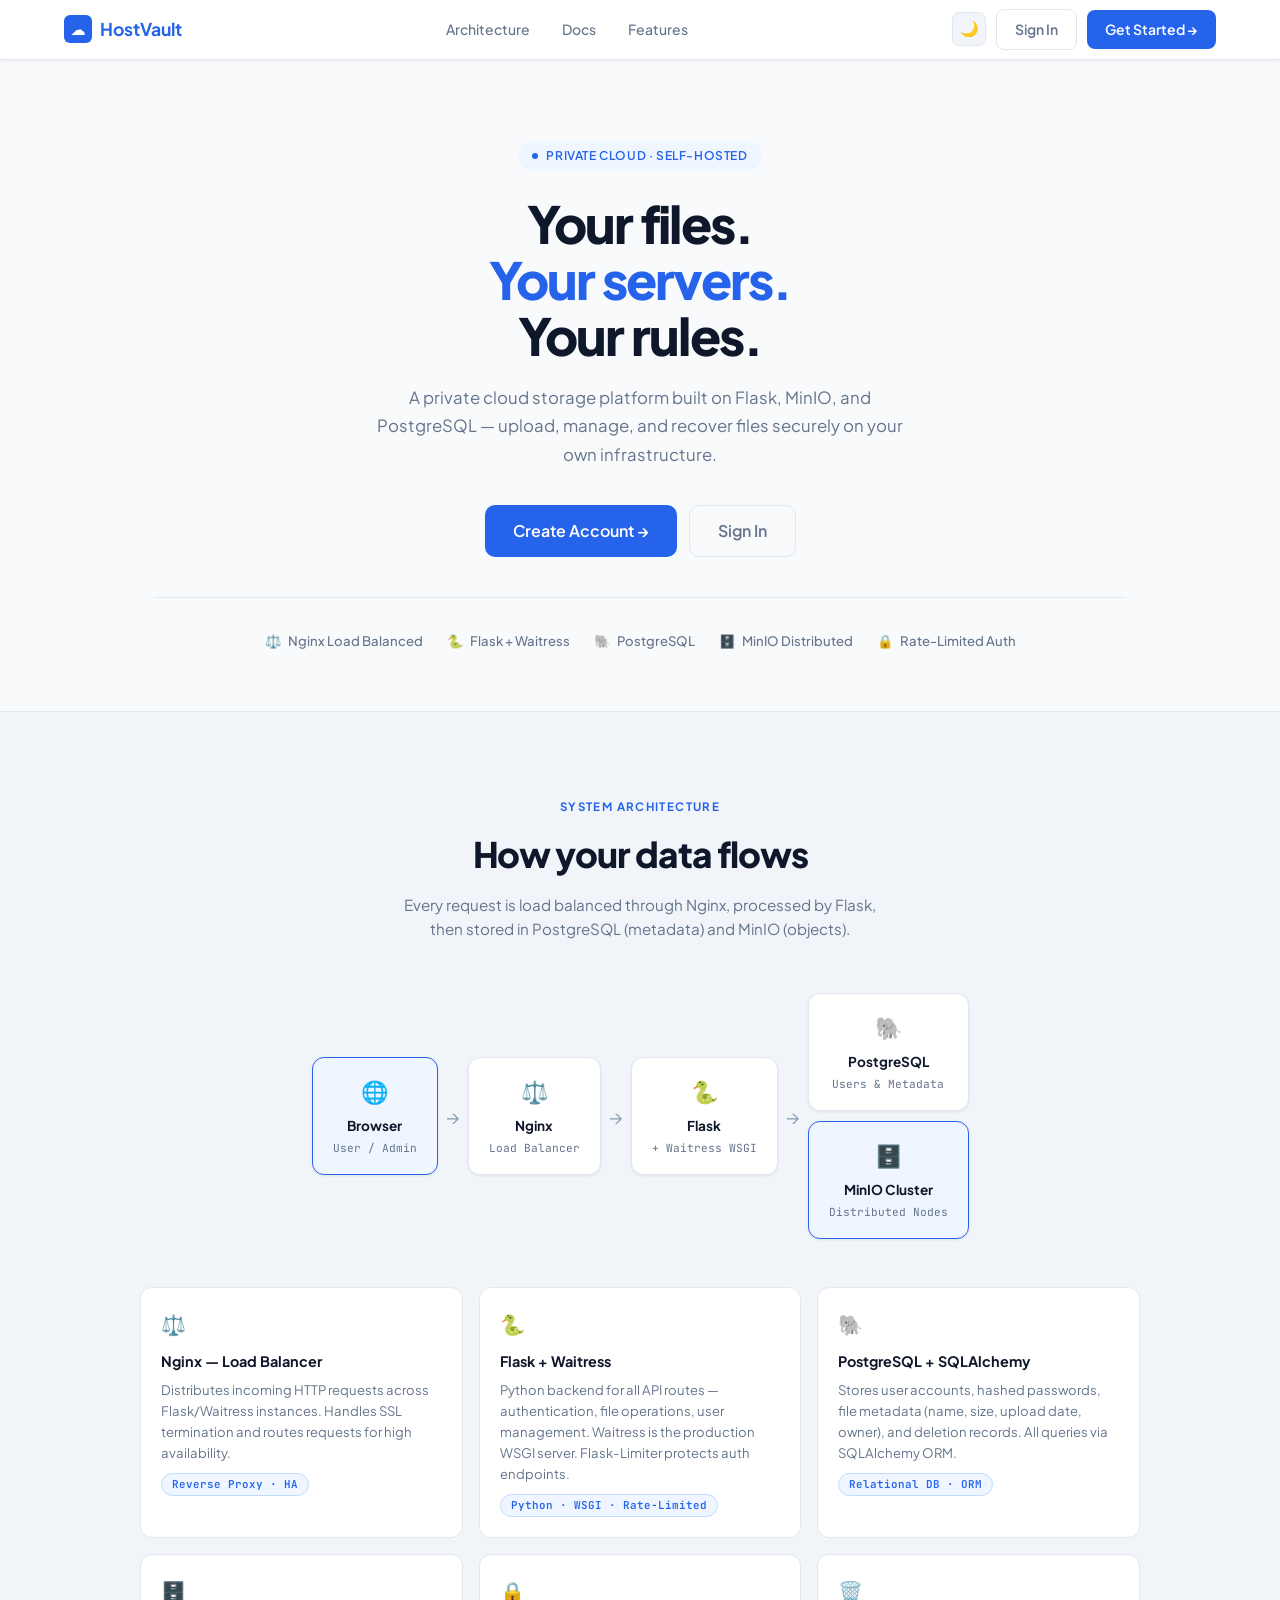
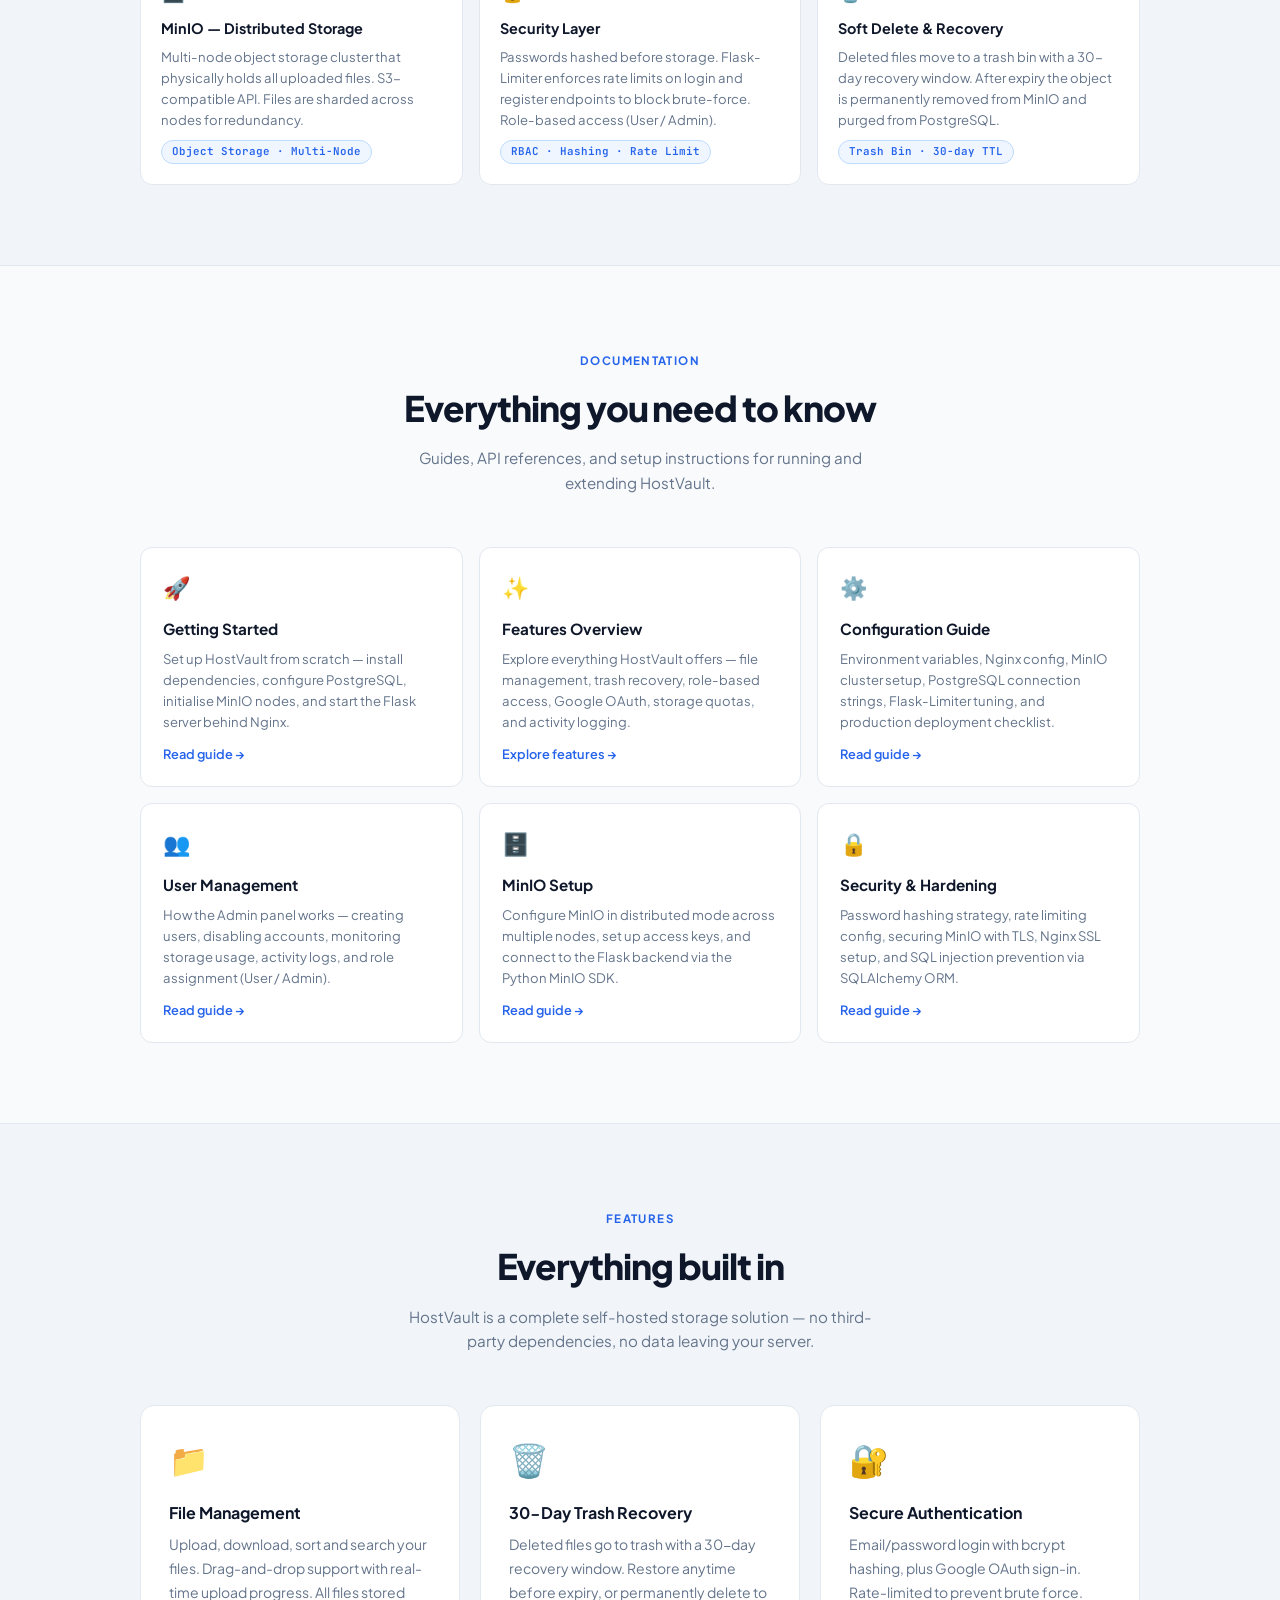
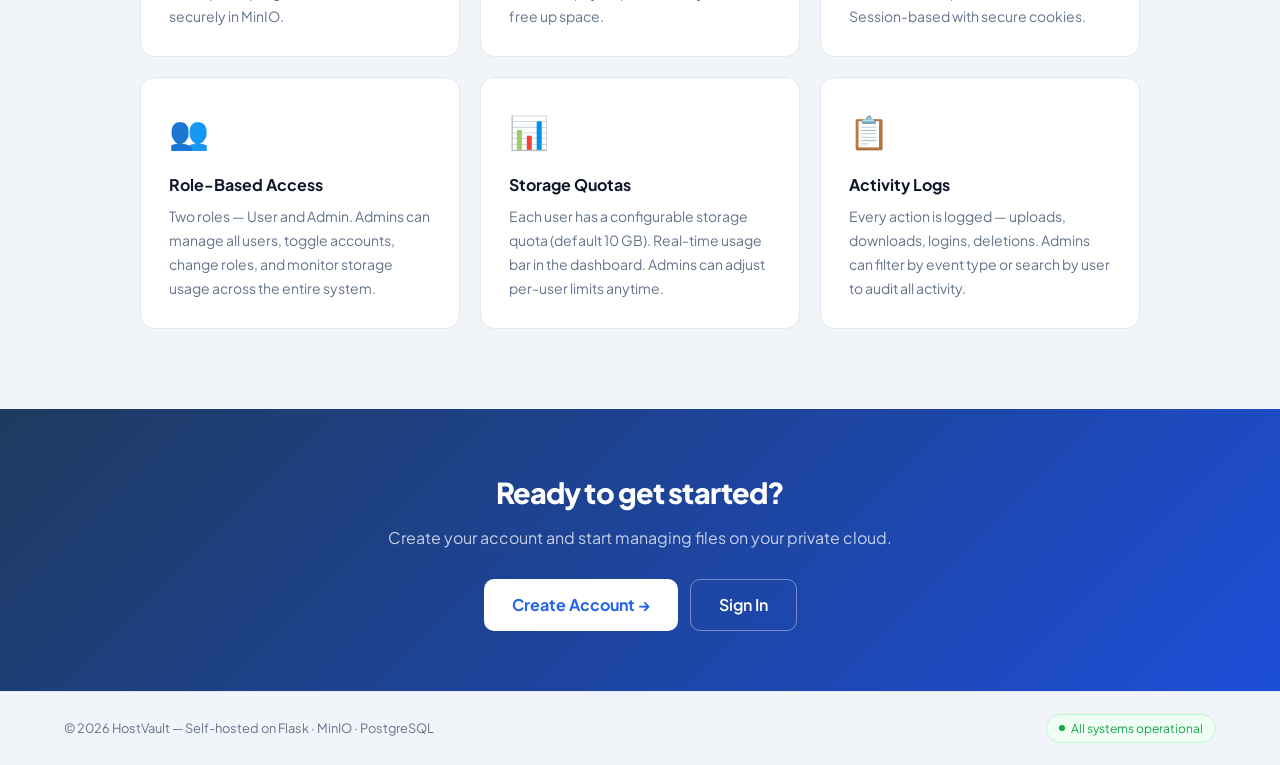
<file: frontend/index.html>
<!DOCTYPE html>
<html lang="en">
<head>
<meta charset="UTF-8">
<meta name="viewport" content="width=device-width, initial-scale=1.0">
<title>HostVault — Private Cloud Storage</title>
<link rel="preconnect" href="https://fonts.googleapis.com">
<link href="https://fonts.googleapis.com/css2?family=Plus+Jakarta+Sans:wght@300;400;500;600;700;800&family=JetBrains+Mono:wght@400;500&display=swap" rel="stylesheet">
<style>
:root {
  --bg:#f8fafc;--bg2:#f1f5f9;--surface:#ffffff;--border:#e2e8f0;--border2:#cbd5e1;
  --text:#0f172a;--muted:#64748b;--muted2:#94a3b8;--blue:#2563eb;--blue-light:#eff6ff;
  --blue-mid:#bfdbfe;--green:#16a34a;--shadow:0 1px 3px rgba(0,0,0,0.08);
  --shadow-lg:0 10px 15px rgba(0,0,0,0.08);
}
[data-theme="dark"]{
  --bg:#0b1120;--bg2:#111827;--surface:#1e293b;--border:#334155;--border2:#475569;
  --text:#f1f5f9;--muted:#94a3b8;--muted2:#64748b;--blue-light:#1e3a5f;--blue-mid:#1e40af;
}
*,*::before,*::after{box-sizing:border-box;margin:0;padding:0}
html{scroll-behavior:smooth}
body{font-family:'Plus Jakarta Sans',sans-serif;background:var(--bg);color:var(--text);line-height:1.6;transition:background .3s,color .3s}
nav{position:sticky;top:0;z-index:50;background:var(--surface);border-bottom:1px solid var(--border);padding:0 5%;height:60px;display:flex;align-items:center;justify-content:space-between;box-shadow:var(--shadow)}
.logo{display:flex;align-items:center;gap:8px;font-weight:700;font-size:1.1rem;color:var(--blue);text-decoration:none}
.logo-mark{width:28px;height:28px;background:var(--blue);border-radius:6px;display:flex;align-items:center;justify-content:center;color:#fff;font-size:14px}
.nav-links{display:flex;gap:4px}
.nav-links a{padding:6px 14px;border-radius:6px;font-size:.875rem;color:var(--muted);text-decoration:none;transition:all .15s;font-weight:500}
.nav-links a:hover{color:var(--text);background:var(--bg2)}
.nav-right{display:flex;align-items:center;gap:10px}
.btn{display:inline-flex;align-items:center;gap:7px;padding:8px 18px;border-radius:8px;font-size:.875rem;font-weight:600;font-family:'Plus Jakarta Sans',sans-serif;cursor:pointer;border:none;text-decoration:none;transition:all .15s}
.btn-ghost{background:transparent;color:var(--muted);border:1px solid var(--border)}
.btn-ghost:hover{color:var(--text);border-color:var(--border2);background:var(--bg2)}
.btn-primary{background:var(--blue);color:#fff}
.btn-primary:hover{background:#1d4ed8;box-shadow:0 4px 12px rgba(37,99,235,.3)}
.btn-lg{padding:12px 28px;font-size:1rem;border-radius:10px}
.theme-btn{width:34px;height:34px;border-radius:7px;border:1px solid var(--border);background:var(--bg2);cursor:pointer;display:flex;align-items:center;justify-content:center;font-size:15px}
/* HERO */
.hero{padding:80px 5% 60px;max-width:1100px;margin:0 auto;text-align:center}
.hero-badge{display:inline-flex;align-items:center;gap:8px;padding:5px 14px;border-radius:100px;background:var(--blue-light);color:var(--blue);font-size:.75rem;font-weight:600;letter-spacing:.05em;text-transform:uppercase;margin-bottom:24px}
.hero-badge::before{content:'';width:6px;height:6px;background:var(--blue);border-radius:50%;animation:blink 1.5s ease-in-out infinite}
@keyframes blink{0%,100%{opacity:1}50%{opacity:.3}}
h1{font-size:clamp(2.2rem,4vw,3.4rem);font-weight:800;letter-spacing:-.035em;line-height:1.1;margin-bottom:20px}
h1 em{font-style:normal;color:var(--blue)}
.hero-sub{font-size:1.05rem;color:var(--muted);max-width:560px;margin:0 auto 36px;line-height:1.7}
.hero-actions{display:flex;gap:12px;justify-content:center;flex-wrap:wrap}
.hero-trust{display:flex;gap:24px;justify-content:center;flex-wrap:wrap;margin-top:40px;padding-top:32px;border-top:1px solid var(--border)}
.trust-chip{display:flex;align-items:center;gap:7px;font-size:.82rem;color:var(--muted);font-weight:500}
/* SECTION */
.section{padding:80px 5%}
.section-inner{max-width:1000px;margin:0 auto}
.section-header{text-align:center;margin-bottom:52px}
.section-tag{display:inline-block;font-size:.72rem;font-weight:700;text-transform:uppercase;letter-spacing:.12em;color:var(--blue);margin-bottom:10px}
.section-title{font-size:clamp(1.6rem,3vw,2.2rem);font-weight:800;letter-spacing:-.03em;margin-bottom:10px}
.section-sub{font-size:.95rem;color:var(--muted);max-width:480px;margin:0 auto}
/* ARCH */
.arch-section{background:var(--bg2);border-top:1px solid var(--border);border-bottom:1px solid var(--border)}
.arch-flow-wrap{overflow-x:auto;padding-bottom:8px}
.arch-flow{display:flex;align-items:center;justify-content:center;gap:0;min-width:620px}
.arch-box{background:var(--surface);border:1px solid var(--border);border-radius:12px;padding:16px 20px;text-align:center;box-shadow:var(--shadow);min-width:110px;transition:box-shadow .2s,transform .2s}
.arch-box:hover{box-shadow:var(--shadow-lg);transform:translateY(-2px)}
.arch-box.hl{border-color:var(--blue);background:var(--blue-light)}
.arch-box-icon{font-size:22px;margin-bottom:6px}
.arch-box-title{font-size:.85rem;font-weight:700;color:var(--text)}
.arch-box-sub{font-size:.7rem;color:var(--muted);margin-top:3px;font-family:'JetBrains Mono',monospace}
.arch-arrow{padding:0 8px;color:var(--muted2);font-size:1.2rem;flex-shrink:0}
.arch-storage{display:flex;flex-direction:column;gap:10px}
.arch-details{display:grid;grid-template-columns:repeat(3,1fr);gap:16px;margin-top:40px}
.arch-dc{background:var(--surface);border:1px solid var(--border);border-radius:12px;padding:20px}
.arch-dc-icon{font-size:20px;margin-bottom:10px}
.arch-dc-title{font-size:.9rem;font-weight:700;color:var(--text);margin-bottom:6px}
.arch-dc-desc{font-size:.82rem;color:var(--muted);line-height:1.6}
.arch-dc-tag{display:inline-block;margin-top:10px;padding:2px 10px;border-radius:100px;font-size:.68rem;font-weight:600;background:var(--blue-light);color:var(--blue);border:1px solid var(--blue-mid);font-family:'JetBrains Mono',monospace}
/* DOCS */
.docs-grid{display:grid;grid-template-columns:repeat(3,1fr);gap:16px}
.doc-card{background:var(--surface);border:1px solid var(--border);border-radius:12px;padding:22px;text-decoration:none;transition:all .2s;display:flex;flex-direction:column}
.doc-card:hover{box-shadow:var(--shadow-lg);transform:translateY(-2px);border-color:var(--blue-mid)}
.doc-icon{font-size:22px;margin-bottom:12px}
.doc-title{font-size:.95rem;font-weight:700;color:var(--text);margin-bottom:6px}
.doc-desc{font-size:.82rem;color:var(--muted);line-height:1.6;flex:1}
.doc-link{font-size:.8rem;color:var(--blue);font-weight:600;margin-top:12px}
/* API */
.api-block{background:#0d1b2e;border:1px solid #334155;border-radius:12px;overflow:hidden;margin-top:32px}
.api-bar{background:rgba(255,255,255,.04);padding:10px 16px;border-bottom:1px solid #334155;display:flex;align-items:center;gap:8px}
.api-dot{width:9px;height:9px;border-radius:50%}
.api-tab{font-size:.72rem;color:#64748b;background:rgba(255,255,255,.04);padding:3px 12px;border-radius:5px;border:1px solid #334155;font-family:'JetBrains Mono',monospace}
.api-body{padding:20px 24px;font-family:'JetBrains Mono',monospace;font-size:.78rem;line-height:2}
.cc{color:#475569}.cm{color:#34d399;font-weight:600}.cp{color:#93c5fd}.ck{color:#c084fc}.cs{color:#86efac}.cq{color:#64748b}
/* CTA */
.cta-bar{padding:60px 5%;text-align:center;background:linear-gradient(135deg,#1e3a5f,#1d4ed8)}
.cta-bar h2{font-size:1.8rem;font-weight:800;color:#fff;letter-spacing:-.03em;margin-bottom:10px}
.cta-bar p{color:rgba(255,255,255,.75);margin-bottom:28px}
.btn-white{background:#fff;color:var(--blue);font-weight:700}
.btn-white:hover{background:#f0f9ff;box-shadow:0 4px 14px rgba(0,0,0,.2)}
.btn-ow{background:transparent;color:#fff;border:1px solid rgba(255,255,255,.4)}
.btn-ow:hover{background:rgba(255,255,255,.1)}
footer{background:var(--bg2);border-top:1px solid var(--border);padding:22px 5%;display:flex;justify-content:space-between;align-items:center;flex-wrap:wrap;gap:10px}
footer p{font-size:.8rem;color:var(--muted)}
.status-pill{display:flex;align-items:center;gap:6px;font-size:.75rem;color:var(--green);background:#f0fdf4;border:1px solid #bbf7d0;padding:4px 12px;border-radius:100px}
.sd{width:6px;height:6px;border-radius:50%;background:var(--green);animation:blink 2s ease-in-out infinite}
@media(max-width:768px){.nav-links{display:none}.arch-details{grid-template-columns:1fr}.docs-grid{grid-template-columns:1fr 1fr}}
@media(max-width:500px){.docs-grid{grid-template-columns:1fr}}
</style>
</head>
<body>
<nav>
  <a href="index.html" class="logo"><div class="logo-mark">☁</div>HostVault</a>
  <div class="nav-links">
    <a href="#architecture">Architecture</a>
    <a href="#docs">Docs</a>
    <a href="#features">Features</a>
  </div>
  <div class="nav-right">
    <button class="theme-btn" onclick="toggleTheme()">🌙</button>
    <a href="login.html" class="btn btn-ghost">Sign In</a>
    <a href="register.html" class="btn btn-primary">Get Started →</a>
  </div>
</nav>

<section class="hero">
  <div class="hero-badge">Private Cloud · Self-Hosted</div>
  <h1>Your files.<br><em>Your servers.</em><br>Your rules.</h1>
  <p class="hero-sub">A private cloud storage platform built on Flask, MinIO, and PostgreSQL — upload, manage, and recover files securely on your own infrastructure.</p>
  <div class="hero-actions">
    <a href="register.html" class="btn btn-primary btn-lg">Create Account →</a>
    <a href="login.html" class="btn btn-ghost btn-lg">Sign In</a>
  </div>
  <div class="hero-trust">
    <div class="trust-chip"><span>⚖️</span> Nginx Load Balanced</div>
    <div class="trust-chip"><span>🐍</span> Flask + Waitress</div>
    <div class="trust-chip"><span>🐘</span> PostgreSQL</div>
    <div class="trust-chip"><span>🗄️</span> MinIO Distributed</div>
    <div class="trust-chip"><span>🔒</span> Rate-Limited Auth</div>
  </div>
</section>

<section class="section arch-section" id="architecture">
  <div class="section-inner">
    <div class="section-header">
      <div class="section-tag">System Architecture</div>
      <h2 class="section-title">How your data flows</h2>
      <p class="section-sub">Every request is load balanced through Nginx, processed by Flask, then stored in PostgreSQL (metadata) and MinIO (objects).</p>
    </div>
    <div class="arch-flow-wrap">
      <div class="arch-flow">
        <div class="arch-box hl">
          <div class="arch-box-icon">🌐</div>
          <div class="arch-box-title">Browser</div>
          <div class="arch-box-sub">User / Admin</div>
        </div>
        <div class="arch-arrow">→</div>
        <div class="arch-box">
          <div class="arch-box-icon">⚖️</div>
          <div class="arch-box-title">Nginx</div>
          <div class="arch-box-sub">Load Balancer</div>
        </div>
        <div class="arch-arrow">→</div>
        <div class="arch-box">
          <div class="arch-box-icon">🐍</div>
          <div class="arch-box-title">Flask</div>
          <div class="arch-box-sub">+ Waitress WSGI</div>
        </div>
        <div class="arch-arrow">→</div>
        <div class="arch-storage">
          <div class="arch-box">
            <div class="arch-box-icon">🐘</div>
            <div class="arch-box-title">PostgreSQL</div>
            <div class="arch-box-sub">Users & Metadata</div>
          </div>
          <div class="arch-box hl">
            <div class="arch-box-icon">🗄️</div>
            <div class="arch-box-title">MinIO Cluster</div>
            <div class="arch-box-sub">Distributed Nodes</div>
          </div>
        </div>
      </div>
    </div>
    <div class="arch-details">
      <div class="arch-dc"><div class="arch-dc-icon">⚖️</div><div class="arch-dc-title">Nginx — Load Balancer</div><p class="arch-dc-desc">Distributes incoming HTTP requests across Flask/Waitress instances. Handles SSL termination and routes requests for high availability.</p><div class="arch-dc-tag">Reverse Proxy · HA</div></div>
      <div class="arch-dc"><div class="arch-dc-icon">🐍</div><div class="arch-dc-title">Flask + Waitress</div><p class="arch-dc-desc">Python backend for all API routes — authentication, file operations, user management. Waitress is the production WSGI server. Flask-Limiter protects auth endpoints.</p><div class="arch-dc-tag">Python · WSGI · Rate-Limited</div></div>
      <div class="arch-dc"><div class="arch-dc-icon">🐘</div><div class="arch-dc-title">PostgreSQL + SQLAlchemy</div><p class="arch-dc-desc">Stores user accounts, hashed passwords, file metadata (name, size, upload date, owner), and deletion records. All queries via SQLAlchemy ORM.</p><div class="arch-dc-tag">Relational DB · ORM</div></div>
      <div class="arch-dc"><div class="arch-dc-icon">🗄️</div><div class="arch-dc-title">MinIO — Distributed Storage</div><p class="arch-dc-desc">Multi-node object storage cluster that physically holds all uploaded files. S3-compatible API. Files are sharded across nodes for redundancy.</p><div class="arch-dc-tag">Object Storage · Multi-Node</div></div>
      <div class="arch-dc"><div class="arch-dc-icon">🔒</div><div class="arch-dc-title">Security Layer</div><p class="arch-dc-desc">Passwords hashed before storage. Flask-Limiter enforces rate limits on login and register endpoints to block brute-force. Role-based access (User / Admin).</p><div class="arch-dc-tag">RBAC · Hashing · Rate Limit</div></div>
      <div class="arch-dc"><div class="arch-dc-icon">🗑️</div><div class="arch-dc-title">Soft Delete & Recovery</div><p class="arch-dc-desc">Deleted files move to a trash bin with a 30-day recovery window. After expiry the object is permanently removed from MinIO and purged from PostgreSQL.</p><div class="arch-dc-tag">Trash Bin · 30-day TTL</div></div>
    </div>
  </div>
</section>

<section class="section" id="docs">
  <div class="section-inner">
    <div class="section-header">
      <div class="section-tag">Documentation</div>
      <h2 class="section-title">Everything you need to know</h2>
      <p class="section-sub">Guides, API references, and setup instructions for running and extending HostVault.</p>
    </div>
    <div class="docs-grid">
      <a href="#" class="doc-card"><div class="doc-icon">🚀</div><div class="doc-title">Getting Started</div><p class="doc-desc">Set up HostVault from scratch — install dependencies, configure PostgreSQL, initialise MinIO nodes, and start the Flask server behind Nginx.</p><div class="doc-link">Read guide →</div></a>
      <a href="#features" class="doc-card"><div class="doc-icon">✨</div><div class="doc-title">Features Overview</div><p class="doc-desc">Explore everything HostVault offers — file management, trash recovery, role-based access, Google OAuth, storage quotas, and activity logging.</p><div class="doc-link">Explore features →</div></a>
      <a href="#" class="doc-card"><div class="doc-icon">⚙️</div><div class="doc-title">Configuration Guide</div><p class="doc-desc">Environment variables, Nginx config, MinIO cluster setup, PostgreSQL connection strings, Flask-Limiter tuning, and production deployment checklist.</p><div class="doc-link">Read guide →</div></a>
      <a href="#" class="doc-card"><div class="doc-icon">👥</div><div class="doc-title">User Management</div><p class="doc-desc">How the Admin panel works — creating users, disabling accounts, monitoring storage usage, activity logs, and role assignment (User / Admin).</p><div class="doc-link">Read guide →</div></a>
      <a href="#" class="doc-card"><div class="doc-icon">🗄️</div><div class="doc-title">MinIO Setup</div><p class="doc-desc">Configure MinIO in distributed mode across multiple nodes, set up access keys, and connect to the Flask backend via the Python MinIO SDK.</p><div class="doc-link">Read guide →</div></a>
      <a href="#" class="doc-card"><div class="doc-icon">🔒</div><div class="doc-title">Security & Hardening</div><p class="doc-desc">Password hashing strategy, rate limiting config, securing MinIO with TLS, Nginx SSL setup, and SQL injection prevention via SQLAlchemy ORM.</p><div class="doc-link">Read guide →</div></a>
    </div>
  </div>
</section>

<section class="section" id="features" style="background:var(--bg2);border-top:1px solid var(--border)">
  <div class="section-inner">
    <div class="section-header">
      <div class="section-tag">Features</div>
      <h2 class="section-title">Everything built in</h2>
      <p class="section-sub">HostVault is a complete self-hosted storage solution — no third-party dependencies, no data leaving your server.</p>
    </div>
    <div style="display:grid;grid-template-columns:repeat(auto-fit,minmax(280px,1fr));gap:20px;margin-top:8px">
      <div style="background:var(--surface);border:1px solid var(--border);border-radius:14px;padding:28px">
        <div style="font-size:2rem;margin-bottom:14px">📁</div>
        <div style="font-weight:700;font-size:1rem;margin-bottom:8px">File Management</div>
        <p style="font-size:.875rem;color:var(--muted);line-height:1.7">Upload, download, sort and search your files. Drag-and-drop support with real-time upload progress. All files stored securely in MinIO.</p>
      </div>
      <div style="background:var(--surface);border:1px solid var(--border);border-radius:14px;padding:28px">
        <div style="font-size:2rem;margin-bottom:14px">🗑️</div>
        <div style="font-weight:700;font-size:1rem;margin-bottom:8px">30-Day Trash Recovery</div>
        <p style="font-size:.875rem;color:var(--muted);line-height:1.7">Deleted files go to trash with a 30-day recovery window. Restore anytime before expiry, or permanently delete to free up space.</p>
      </div>
      <div style="background:var(--surface);border:1px solid var(--border);border-radius:14px;padding:28px">
        <div style="font-size:2rem;margin-bottom:14px">🔐</div>
        <div style="font-weight:700;font-size:1rem;margin-bottom:8px">Secure Authentication</div>
        <p style="font-size:.875rem;color:var(--muted);line-height:1.7">Email/password login with bcrypt hashing, plus Google OAuth sign-in. Rate-limited to prevent brute force. Session-based with secure cookies.</p>
      </div>
      <div style="background:var(--surface);border:1px solid var(--border);border-radius:14px;padding:28px">
        <div style="font-size:2rem;margin-bottom:14px">👥</div>
        <div style="font-weight:700;font-size:1rem;margin-bottom:8px">Role-Based Access</div>
        <p style="font-size:.875rem;color:var(--muted);line-height:1.7">Two roles — User and Admin. Admins can manage all users, toggle accounts, change roles, and monitor storage usage across the entire system.</p>
      </div>
      <div style="background:var(--surface);border:1px solid var(--border);border-radius:14px;padding:28px">
        <div style="font-size:2rem;margin-bottom:14px">📊</div>
        <div style="font-weight:700;font-size:1rem;margin-bottom:8px">Storage Quotas</div>
        <p style="font-size:.875rem;color:var(--muted);line-height:1.7">Each user has a configurable storage quota (default 10 GB). Real-time usage bar in the dashboard. Admins can adjust per-user limits anytime.</p>
      </div>
      <div style="background:var(--surface);border:1px solid var(--border);border-radius:14px;padding:28px">
        <div style="font-size:2rem;margin-bottom:14px">📋</div>
        <div style="font-weight:700;font-size:1rem;margin-bottom:8px">Activity Logs</div>
        <p style="font-size:.875rem;color:var(--muted);line-height:1.7">Every action is logged — uploads, downloads, logins, deletions. Admins can filter by event type or search by user to audit all activity.</p>
      </div>
    </div>
  </div>
</section>

<div class="cta-bar">
  <h2>Ready to get started?</h2>
  <p>Create your account and start managing files on your private cloud.</p>
  <div style="display:flex;gap:12px;justify-content:center;flex-wrap:wrap">
    <a href="register.html" class="btn btn-white btn-lg">Create Account →</a>
    <a href="login.html" class="btn btn-ow btn-lg">Sign In</a>
  </div>
</div>

<footer>
  <p>© 2026 HostVault — Self-hosted on Flask · MinIO · PostgreSQL</p>
  <div class="status-pill"><div class="sd"></div>All systems operational</div>
</footer>

<script>
function toggleTheme(){const h=document.documentElement,d=h.getAttribute('data-theme')==='dark';h.setAttribute('data-theme',d?'light':'dark');document.querySelector('.theme-btn').textContent=d?'🌙':'☀️';localStorage.setItem('theme',d?'light':'dark')}
const sv=localStorage.getItem('theme')||'light';document.documentElement.setAttribute('data-theme',sv);document.querySelector('.theme-btn').textContent=sv==='dark'?'☀️':'🌙';
</script>
</body>
</html>
</file>
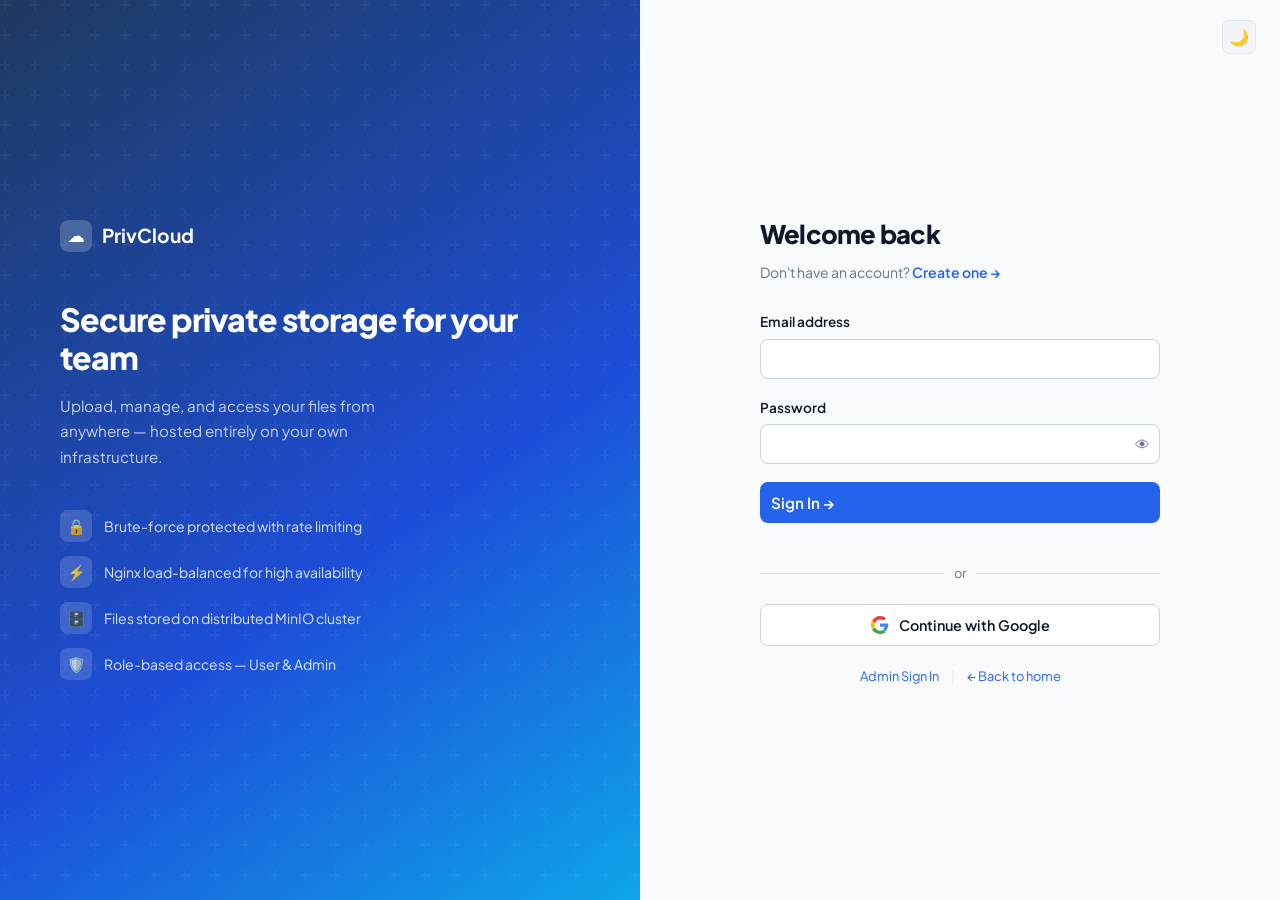
<file: frontend/login.html>
<!DOCTYPE html>
<html lang="en">

<head>
  <meta charset="UTF-8">
  <meta name="viewport" content="width=device-width, initial-scale=1.0">
  <title>Sign In — PrivCloud</title>
  <link rel="preconnect" href="https://fonts.googleapis.com">
  <link
    href="https://fonts.googleapis.com/css2?family=Plus+Jakarta+Sans:wght@300;400;500;600;700;800&family=JetBrains+Mono:wght@400;500&display=swap"
    rel="stylesheet">
  <link rel="stylesheet" href="shared.css">
  <style>
    .auth-page {
      min-height: 100vh;
      display: grid;
      grid-template-columns: 1fr 1fr;
    }

    .auth-left {
      background: linear-gradient(145deg, #1e3a5f, #1d4ed8 60%, #0ea5e9);
      display: flex;
      flex-direction: column;
      justify-content: center;
      align-items: flex-start;
      padding: 60px;
      position: relative;
      overflow: hidden;
    }

    .auth-left::before {
      content: '';
      position: absolute;
      inset: 0;
      background: url("data:image/svg+xml,%3Csvg width='60' height='60' viewBox='0 0 60 60' xmlns='http://www.w3.org/2000/svg'%3E%3Cg fill='none' fill-rule='evenodd'%3E%3Cg fill='%23ffffff' fill-opacity='0.04'%3E%3Cpath d='M36 34v-4h-2v4h-4v2h4v4h2v-4h4v-2h-4zm0-30V0h-2v4h-4v2h4v4h2V6h4V4h-4zM6 34v-4H4v4H0v2h4v4h2v-4h4v-2H6zM6 4V0H4v4H0v2h4v4h2V6h4V4H6z'/%3E%3C/g%3E%3C/g%3E%3C/svg%3E");
    }

    .auth-brand {
      position: relative;
      display: flex;
      align-items: center;
      gap: 10px;
      color: #fff;
      font-size: 1.2rem;
      font-weight: 700;
      margin-bottom: 48px;
      text-decoration: none;
    }

    .auth-brand-mark {
      width: 32px;
      height: 32px;
      background: rgba(255, 255, 255, 0.2);
      border-radius: 8px;
      display: flex;
      align-items: center;
      justify-content: center;
      font-size: 16px;
    }

    .auth-left h2 {
      position: relative;
      color: #fff;
      font-size: 2rem;
      font-weight: 800;
      letter-spacing: -0.03em;
      line-height: 1.2;
      margin-bottom: 16px;
    }

    .auth-left p {
      position: relative;
      color: rgba(255, 255, 255, 0.75);
      font-size: 0.95rem;
      line-height: 1.7;
      max-width: 340px;
    }

    .auth-perks {
      position: relative;
      margin-top: 40px;
      display: flex;
      flex-direction: column;
      gap: 14px;
    }

    .auth-perk {
      display: flex;
      align-items: center;
      gap: 12px;
      color: rgba(255, 255, 255, 0.85);
      font-size: 0.875rem;
    }

    .auth-perk-icon {
      width: 32px;
      height: 32px;
      border-radius: 8px;
      background: rgba(255, 255, 255, 0.15);
      display: flex;
      align-items: center;
      justify-content: center;
      font-size: 15px;
      flex-shrink: 0;
    }

    .auth-right {
      display: flex;
      align-items: center;
      justify-content: center;
      padding: 40px;
      background: var(--bg);
    }

    .auth-form-wrap {
      width: 100%;
      max-width: 400px;
    }

    .auth-form-header {
      margin-bottom: 28px;
    }

    .auth-form-header h1 {
      font-size: 1.6rem;
      font-weight: 800;
      letter-spacing: -0.03em;
      margin-bottom: 6px;
    }

    .auth-form-header p {
      font-size: 0.875rem;
      color: var(--muted);
    }

    .auth-form-header p a {
      color: var(--blue);
      font-weight: 600;
      text-decoration: none;
    }

    .auth-form-header p a:hover {
      text-decoration: underline;
    }

    .form-submit {
      width: 100%;
      padding: 11px;
      font-size: 0.95rem;
    }

    .form-divider {
      display: flex;
      align-items: center;
      gap: 12px;
      margin: 20px 0;
      color: var(--muted2);
      font-size: 0.8rem;
    }

    .form-divider::before,
    .form-divider::after {
      content: '';
      flex: 1;
      height: 1px;
      background: var(--border);
    }

    .rate-limit-note {
      font-size: 0.78rem;
      color: var(--muted);
      text-align: center;
      margin-top: 20px;
      display: flex;
      align-items: center;
      justify-content: center;
      gap: 5px;
    }

    .auth-topright {
      position: absolute;
      top: 20px;
      right: 24px;
      display: flex;
      align-items: center;
      gap: 10px;
    }

    .pass-wrapper {
      position: relative;
    }

    .pass-toggle {
      position: absolute;
      right: 10px;
      top: 50%;
      transform: translateY(-50%);
      background: none;
      border: none;
      cursor: pointer;
      color: var(--muted);
      font-size: 15px;
      padding: 0;
    }

    .error-msg {
      background: var(--red-light);
      border: 1px solid #fca5a5;
      border-radius: 8px;
      padding: 10px 14px;
      font-size: 0.85rem;
      color: var(--red);
      margin-bottom: 16px;
      display: none;
    }

    .error-msg.show {
      display: block;
    }

    @media (max-width: 768px) {
      .auth-page {
        grid-template-columns: 1fr;
      }

      .auth-left {
        display: none;
      }
    }
  </style>
</head>

<body>
  <div class="auth-page">
    <!-- LEFT PANEL -->
    <div class="auth-left">
      <a href="index.html" class="auth-brand">
        <div class="auth-brand-mark">☁</div>
        PrivCloud
      </a>
      <h2>Secure private storage for your team</h2>
      <p>Upload, manage, and access your files from anywhere — hosted entirely on your own infrastructure.</p>
      <div class="auth-perks">
        <div class="auth-perk">
          <div class="auth-perk-icon">🔒</div> Brute-force protected with rate limiting
        </div>
        <div class="auth-perk">
          <div class="auth-perk-icon">⚡</div> Nginx load-balanced for high availability
        </div>
        <div class="auth-perk">
          <div class="auth-perk-icon">🗄️</div> Files stored on distributed MinIO cluster
        </div>
        <div class="auth-perk">
          <div class="auth-perk-icon">🛡️</div> Role-based access — User &amp; Admin
        </div>
      </div>
    </div>

    <!-- RIGHT FORM -->
    <div class="auth-right">
      <div class="auth-topright">
        <button class="theme-toggle" onclick="toggleTheme()">🌙</button>
      </div>

      <div class="auth-form-wrap">
        <div class="auth-form-header">
          <h1>Welcome back</h1>
          <p>Don't have an account? <a href="register.html">Create one →</a></p>
        </div>

        <div class="error-msg" id="errorMsg">
          ⚠️ Invalid email or password. Please try again.
        </div>

        <div class="form-group">
          <label for="email">Email address</label>
          <input type="email" id="email" autocomplete="off" >
        </div>
        <div class="form-group">
          <label for="password">Password</label>
          <div class="pass-wrapper">
            <input type="password" id="password"  autocomplete="new-password">
            <button class="pass-toggle" onclick="togglePass('password', this)" type="button">👁</button>
          </div>
        </div>

        <button class="btn btn-primary form-submit" onclick="handleLogin()">
          Sign In →
        </button>

        <div class="rate-limit-note">

        </div>

        <!-- Google Sign In -->
        <div style="margin:20px 0;display:flex;align-items:center;gap:10px">
          <div style="flex:1;height:1px;background:var(--border)"></div>
          <span style="font-size:.8rem;color:var(--muted)">or</span>
          <div style="flex:1;height:1px;background:var(--border)"></div>
        </div>
        <button onclick="googleLogin()"
          style="width:100%;display:flex;align-items:center;justify-content:center;gap:10px;padding:11px;border:1px solid var(--border2);border-radius:8px;background:var(--surface);color:var(--text);font-size:.9rem;font-weight:600;cursor:pointer;font-family:'Plus Jakarta Sans',sans-serif;transition:all .15s"
          onmouseover="this.style.background='var(--bg2)'" onmouseout="this.style.background='var(--surface)'">
          <svg width="18" height="18" viewBox="0 0 48 48">
            <path fill="#EA4335"
              d="M24 9.5c3.5 0 6.6 1.2 9.1 3.2l6.8-6.8C35.8 2.4 30.2 0 24 0 14.7 0 6.8 5.4 2.9 13.3l7.9 6.1C12.7 13.1 17.9 9.5 24 9.5z" />
            <path fill="#4285F4"
              d="M46.1 24.6c0-1.6-.1-3.1-.4-4.6H24v8.7h12.4c-.5 2.8-2.1 5.2-4.5 6.8l7 5.4c4.1-3.8 6.5-9.4 6.5-16.3z" />
            <path fill="#FBBC05"
              d="M10.8 28.6A14.5 14.5 0 0 1 9.5 24c0-1.6.3-3.1.8-4.6L2.4 13.3A23.9 23.9 0 0 0 0 24c0 3.8.9 7.4 2.5 10.6l8.3-6z" />
            <path fill="#34A853"
              d="M24 48c6.2 0 11.4-2 15.2-5.5l-7-5.4c-2 1.4-4.7 2.2-8.2 2.2-6.1 0-11.3-3.6-13.2-9l-8.3 6C6.8 42.6 14.7 48 24 48z" />
          </svg>
          Continue with Google
        </button>

        <div style="margin-top:20px;text-align:center;font-size:0.8rem;color:var(--muted);">
          <a href="admin-login.html" style="color:var(--blue);text-decoration:none;">Admin Sign In</a>
          <span style="margin:0 10px;color:var(--border);">|</span>
          <a href="index.html" style="color:var(--blue);text-decoration:none;">← Back to home</a>
        </div>
      </div>
    </div>
  </div>

  <script>
    // Theme
    function toggleTheme() {
      const html = document.documentElement;
      const isDark = html.getAttribute('data-theme') === 'dark';
      html.setAttribute('data-theme', isDark ? 'light' : 'dark');
      document.querySelector('.theme-toggle').textContent = isDark ? '🌙' : '☀️';
      localStorage.setItem('theme', isDark ? 'light' : 'dark');
    }
    const saved = localStorage.getItem('theme') || 'light';
    document.documentElement.setAttribute('data-theme', saved);
    document.querySelector('.theme-toggle').textContent = saved === 'dark' ? '☀️' : '🌙';

    // Clear fields on load to prevent browser autofill showing old values
    window.addEventListener('load', () => {
      document.getElementById('email').value = '';
      document.getElementById('password').value = '';
    });

    function togglePass(id, btn) {
      const inp = document.getElementById(id);
      inp.type = inp.type === 'password' ? 'text' : 'password';
      btn.textContent = inp.type === 'password' ? '👁' : '🙈';
    }

    function showError(msg) {
      const el = document.getElementById('errorMsg');
      el.textContent = msg;
      el.classList.add('show');
    }

    // Check for error param in URL (from Google OAuth redirect)
    const urlParams = new URLSearchParams(window.location.search);
    if (urlParams.get('error') === 'google_failed') showError('⚠️ Google sign-in failed. Please try again.');
    if (urlParams.get('error') === 'account_disabled') showError('⚠️ Your account has been disabled. Contact admin.');
    if (urlParams.get('error') === 'admin_restricted') {
      showError('🔒 Administrators must use the dedicated Admin Portal to sign in.');
      const errEl = document.getElementById('errorMsg');
      errEl.innerHTML += `<br><a href="admin-login.html" style="color:white;text-decoration:underline;font-weight:700">Go to Admin Login →</a>`;
    }

    // Login with email/password
    async function handleLogin() {
      const email = document.getElementById('email').value.trim();
      const pass = document.getElementById('password').value;
      const btn = document.querySelector('.form-submit');

      if (!email || !pass) { showError('⚠️ Please enter your email and password.'); return; }

      btn.textContent = 'Signing in…';
      btn.disabled = true;

      try {
        const res = await fetch('/api/auth/login', {
          method: 'POST',
          headers: { 'Content-Type': 'application/json' },
          credentials: 'include',
          body: JSON.stringify({ email, password: pass }),
        });
        const data = await res.json();

        if (!res.ok) {
          showError('⚠️ ' + (data.error || 'Login failed'));
          btn.textContent = 'Sign In →';
          btn.disabled = false;
          return;
        }

        // --- NEW: Restrict Admin from User Login ---
        if (data.user.role === 'admin') {
          // Log them out immediately since they used the wrong page
          await fetch('/api/auth/logout', { method: 'POST', credentials: 'include' });
          showError('🔒 Administrators must use the dedicated Admin Portal to sign in.');
          const errEl = document.getElementById('errorMsg');
          errEl.innerHTML += `<br><a href="admin-login.html" style="color:white;text-decoration:underline;font-weight:700">Go to Admin Login →</a>`;
          btn.textContent = 'Sign In →';
          btn.disabled = false;
          return;
        }

        // Redirect regular users based on role
        window.location.href = '/dashboard.html';

      } catch (e) {
        showError('⚠️ Could not connect to server. Is the backend running?');
        btn.textContent = 'Sign In →';
        btn.disabled = false;
      }
    }

    // Google OAuth — redirects to Flask which redirects to Google
    function googleLogin() {
      window.location.href = '/api/auth/google';
    }

    // Allow Enter key to submit
    document.addEventListener('keydown', e => {
      if (e.key === 'Enter') handleLogin();
    });
  </script>
</body>

</html>
</file>
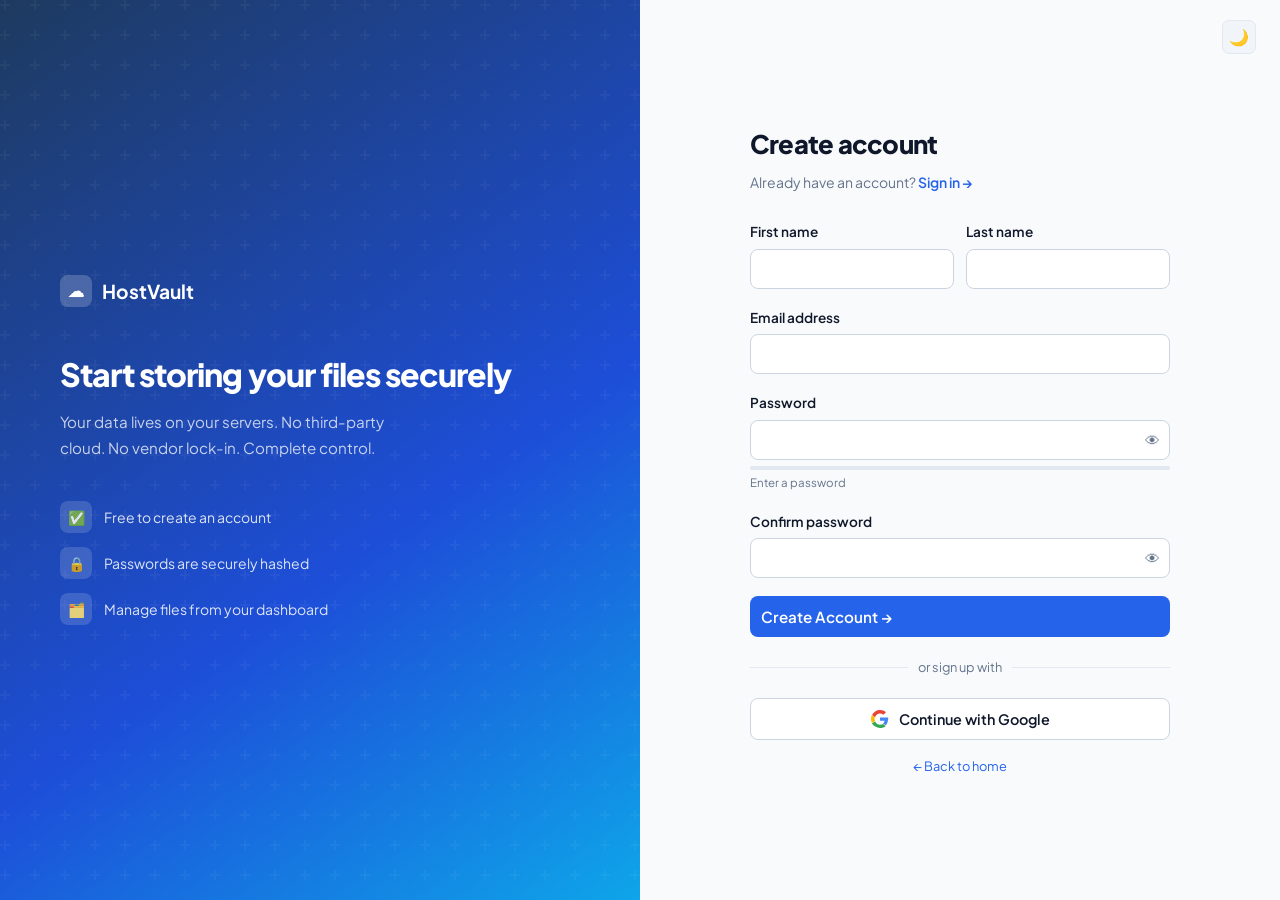
<file: frontend/register.html>
<!DOCTYPE html>
<html lang="en">
<head>
<meta charset="UTF-8">
<meta name="viewport" content="width=device-width, initial-scale=1.0">
<title>Create Account — HostVault</title>
<link rel="preconnect" href="https://fonts.googleapis.com">
<link href="https://fonts.googleapis.com/css2?family=Plus+Jakarta+Sans:wght@300;400;500;600;700;800&family=JetBrains+Mono:wght@400;500&display=swap" rel="stylesheet">
<link rel="stylesheet" href="shared.css">
<style>
.auth-page { min-height: 100vh; display: grid; grid-template-columns: 1fr 1fr; }
.auth-left {
  background: linear-gradient(145deg, #1e3a5f, #1d4ed8 60%, #0ea5e9);
  display: flex; flex-direction: column; justify-content: center; align-items: flex-start;
  padding: 60px; position: relative; overflow: hidden;
}
.auth-left::before {
  content: ''; position: absolute; inset: 0;
  background: url("data:image/svg+xml,%3Csvg width='60' height='60' viewBox='0 0 60 60' xmlns='http://www.w3.org/2000/svg'%3E%3Cg fill='none'%3E%3Cg fill='%23ffffff' fill-opacity='0.04'%3E%3Cpath d='M36 34v-4h-2v4h-4v2h4v4h2v-4h4v-2h-4zm0-30V0h-2v4h-4v2h4v4h2V6h4V4h-4zM6 34v-4H4v4H0v2h4v4h2v-4h4v-2H6zM6 4V0H4v4H0v2h4v4h2V6h4V4H6z'/%3E%3C/g%3E%3C/g%3E%3C/svg%3E");
}
.auth-brand { position: relative; display: flex; align-items: center; gap: 10px; color: #fff; font-size: 1.2rem; font-weight: 700; margin-bottom: 48px; text-decoration: none; }
.auth-brand-mark { width: 32px; height: 32px; background: rgba(255,255,255,0.2); border-radius: 8px; display: flex; align-items: center; justify-content: center; font-size: 16px; }
.auth-left h2 { position: relative; color: #fff; font-size: 2rem; font-weight: 800; letter-spacing: -0.03em; line-height: 1.2; margin-bottom: 16px; }
.auth-left p { position: relative; color: rgba(255,255,255,0.75); font-size: 0.95rem; line-height: 1.7; max-width: 340px; }
.auth-right { display: flex; align-items: center; justify-content: center; padding: 40px; background: var(--bg); }
.auth-form-wrap { width: 100%; max-width: 420px; }
.auth-form-header { margin-bottom: 28px; }
.auth-form-header h1 { font-size: 1.6rem; font-weight: 800; letter-spacing: -0.03em; margin-bottom: 6px; }
.auth-form-header p { font-size: 0.875rem; color: var(--muted); }
.auth-form-header p a { color: var(--blue); font-weight: 600; text-decoration: none; }
.form-row { display: grid; grid-template-columns: 1fr 1fr; gap: 12px; }
.form-submit { width: 100%; padding: 11px; font-size: 0.95rem; }
.pass-wrapper { position: relative; }
.pass-toggle { position: absolute; right: 10px; top: 50%; transform: translateY(-50%); background: none; border: none; cursor: pointer; color: var(--muted); font-size: 15px; }
.pass-strength { margin-top: 6px; }
.strength-bar { height: 4px; background: var(--border); border-radius: 2px; margin-bottom: 4px; }
.strength-fill { height: 100%; border-radius: 2px; transition: width 0.3s, background 0.3s; }
.strength-label { font-size: 0.72rem; color: var(--muted); }
.terms-note { font-size: 0.78rem; color: var(--muted); text-align: center; margin-top: 14px; line-height: 1.5; }
.terms-note a { color: var(--blue); }
.auth-topright { position: absolute; top: 20px; right: 24px; }
.success-msg { background: #f0fdf4; border: 1px solid #86efac; border-radius: 8px; padding: 10px 14px; font-size: 0.85rem; color: #16a34a; margin-bottom: 16px; display: none; }
.success-msg.show { display: block; }
.error-msg { background: #fee2e2; border: 1px solid #fca5a5; border-radius: 8px; padding: 10px 14px; font-size: 0.85rem; color: #dc2626; margin-bottom: 16px; display: none; }
.error-msg.show { display: block; }
.google-btn { width: 100%; display: flex; align-items: center; justify-content: center; gap: 10px; padding: 11px; border: 1px solid var(--border2, #e2e8f0); border-radius: 8px; background: var(--surface, #fff); color: var(--text, #0f172a); font-size: .9rem; font-weight: 600; cursor: pointer; font-family: 'Plus Jakarta Sans', sans-serif; transition: background .15s; }
.google-btn:hover { background: var(--bg2, #f8fafc); }
@media (max-width: 768px) { .auth-page { grid-template-columns: 1fr; } .auth-left { display: none; } .form-row { grid-template-columns: 1fr; } }
</style>
</head>
<body>
<div class="auth-page">

  <!-- LEFT PANEL -->
  <div class="auth-left">
    <a href="index.html" class="auth-brand">
      <div class="auth-brand-mark">☁</div>
      HostVault
    </a>
    <h2>Start storing your files securely</h2>
    <p>Your data lives on your servers. No third-party cloud. No vendor lock-in. Complete control.</p>
    <div style="position:relative;margin-top:40px;display:flex;flex-direction:column;gap:14px;">
      <div style="display:flex;align-items:center;gap:12px;color:rgba(255,255,255,0.85);font-size:0.875rem;">
        <div style="width:32px;height:32px;border-radius:8px;background:rgba(255,255,255,0.15);display:flex;align-items:center;justify-content:center;">✅</div>
        Free to create an account
      </div>
      <div style="display:flex;align-items:center;gap:12px;color:rgba(255,255,255,0.85);font-size:0.875rem;">
        <div style="width:32px;height:32px;border-radius:8px;background:rgba(255,255,255,0.15);display:flex;align-items:center;justify-content:center;">🔒</div>
        Passwords are securely hashed
      </div>
      <div style="display:flex;align-items:center;gap:12px;color:rgba(255,255,255,0.85);font-size:0.875rem;">
        <div style="width:32px;height:32px;border-radius:8px;background:rgba(255,255,255,0.15);display:flex;align-items:center;justify-content:center;">🗂️</div>
        Manage files from your dashboard
      </div>
    </div>
  </div>

  <!-- RIGHT FORM -->
  <div class="auth-right">
    <div class="auth-topright">
      <button class="theme-toggle" onclick="toggleTheme()">🌙</button>
    </div>

    <div class="auth-form-wrap">

      <div class="auth-form-header">
        <h1>Create account</h1>
        <p>Already have an account? <a href="login.html">Sign in →</a></p>
      </div>

      <div class="error-msg" id="errorMsg"></div>
      <div class="success-msg" id="successMsg">✅ Account created! Please sign in with your credentials.</div>

      <div class="form-row">
        <div class="form-group">
          <label>First name</label>
          <input type="text" id="firstName" autocomplete="off">
        </div>
        <div class="form-group">
          <label>Last name</label>
          <input type="text" id="lastName" autocomplete="off">
        </div>
      </div>

      <div class="form-group">
        <label>Email address</label>
        <input type="email" id="email" autocomplete="off">
      </div>

      <div class="form-group">
        <label>Password</label>
        <div class="pass-wrapper">
          <input type="password" id="password" autocomplete="new-password" oninput="checkStrength(this.value)">
          <button class="pass-toggle" onclick="togglePass('password',this)" type="button">👁</button>
        </div>
        <div class="pass-strength">
          <div class="strength-bar"><div class="strength-fill" id="strengthFill" style="width:0%"></div></div>
          <div class="strength-label" id="strengthLabel">Enter a password</div>
        </div>
      </div>

      <div class="form-group">
        <label>Confirm password</label>
        <div class="pass-wrapper">
          <input type="password" id="confirm"  autocomplete="new-password">
          <button class="pass-toggle" onclick="togglePass('confirm',this)" type="button">👁</button>
        </div>
      </div>

      <button class="btn btn-primary form-submit" onclick="handleRegister()">
        Create Account →
      </button>



      <!-- Divider -->
      <div style="display:flex;align-items:center;gap:10px;margin:20px 0">
        <div style="flex:1;height:1px;background:var(--border)"></div>
        <span style="font-size:.8rem;color:var(--muted)">or sign up with</span>
        <div style="flex:1;height:1px;background:var(--border)"></div>
      </div>

      <!-- Google Sign Up -->
      <button class="google-btn" onclick="googleSignUp()">
        <svg width="18" height="18" viewBox="0 0 48 48">
          <path fill="#EA4335" d="M24 9.5c3.5 0 6.6 1.2 9.1 3.2l6.8-6.8C35.8 2.4 30.2 0 24 0 14.7 0 6.8 5.4 2.9 13.3l7.9 6.1C12.7 13.1 17.9 9.5 24 9.5z"/>
          <path fill="#4285F4" d="M46.1 24.6c0-1.6-.1-3.1-.4-4.6H24v8.7h12.4c-.5 2.8-2.1 5.2-4.5 6.8l7 5.4c4.1-3.8 6.5-9.4 6.5-16.3z"/>
          <path fill="#FBBC05" d="M10.8 28.6A14.5 14.5 0 0 1 9.5 24c0-1.6.3-3.1.8-4.6L2.4 13.3A23.9 23.9 0 0 0 0 24c0 3.8.9 7.4 2.5 10.6l8.3-6z"/>
          <path fill="#34A853" d="M24 48c6.2 0 11.4-2 15.2-5.5l-7-5.4c-2 1.4-4.7 2.2-8.2 2.2-6.1 0-11.3-3.6-13.2-9l-8.3 6C6.8 42.6 14.7 48 24 48z"/>
        </svg>
        Continue with Google
      </button>

      <div style="margin-top:16px;text-align:center;font-size:0.8rem;color:var(--muted);">
        <a href="index.html" style="color:var(--blue);text-decoration:none;">← Back to home</a>
      </div>
    </div>
  </div>
</div>

<script>
// ── Theme ─────────────────────────────────────────
function toggleTheme() {
  const html = document.documentElement;
  const isDark = html.getAttribute('data-theme') === 'dark';
  html.setAttribute('data-theme', isDark ? 'light' : 'dark');
  document.querySelector('.theme-toggle').textContent = isDark ? '🌙' : '☀️';
  localStorage.setItem('theme', isDark ? 'light' : 'dark');
}
const saved = localStorage.getItem('theme') || 'light';
document.documentElement.setAttribute('data-theme', saved);
document.querySelector('.theme-toggle').textContent = saved === 'dark' ? '☀️' : '🌙';

// Clear fields on load to prevent browser autofill
window.addEventListener('load', () => {
  ['firstName','lastName','email','password','confirm'].forEach(id => {
    const el = document.getElementById(id);
    if(el) el.value = '';
  });
});

// ── Password helpers ──────────────────────────────
function togglePass(id, btn) {
  const inp = document.getElementById(id);
  inp.type = inp.type === 'password' ? 'text' : 'password';
  btn.textContent = inp.type === 'password' ? '👁' : '🙈';
}

function checkStrength(val) {
  const fill  = document.getElementById('strengthFill');
  const label = document.getElementById('strengthLabel');
  let score = 0;
  if (val.length >= 8) score++;
  if (/[A-Z]/.test(val)) score++;
  if (/[0-9]/.test(val)) score++;
  if (/[^A-Za-z0-9]/.test(val)) score++;
  const levels = [
    { w: '0%',   c: '',        t: 'Enter a password' },
    { w: '25%',  c: '#ef4444', t: 'Weak' },
    { w: '50%',  c: '#f59e0b', t: 'Fair' },
    { w: '75%',  c: '#3b82f6', t: 'Good' },
    { w: '100%', c: '#16a34a', t: 'Strong ✓' },
  ];
  const l = levels[score];
  fill.style.width      = l.w;
  fill.style.background = l.c;
  label.textContent     = l.t;
  label.style.color     = l.c || 'var(--muted)';
}

// ── Google Sign Up ────────────────────────────────
function googleSignUp() {
  window.location.href = '/api/auth/google';
}

// ── Register with email/password ──────────────────
async function handleRegister() {
  const e   = document.getElementById('errorMsg');
  const s   = document.getElementById('successMsg');
  const btn = document.querySelector('.form-submit');

  e.classList.remove('show');
  s.classList.remove('show');

  const fn    = document.getElementById('firstName').value.trim();
  const ln    = document.getElementById('lastName').value.trim();
  const email = document.getElementById('email').value.trim();
  const pass  = document.getElementById('password').value;
  const conf  = document.getElementById('confirm').value;

  if (!fn || !ln || !email || !pass || !conf) {
    e.textContent = '⚠️ Please fill in all fields.';
    e.classList.add('show'); return;
  }
  if (pass !== conf) {
    e.textContent = '⚠️ Passwords do not match.';
    e.classList.add('show'); return;
  }
  if (pass.length < 8) {
    e.textContent = '⚠️ Password must be at least 8 characters.';
    e.classList.add('show'); return;
  }

  btn.textContent = 'Creating account…';
  btn.disabled = true;

  try {
    const res = await fetch('/api/auth/register', {
      method: 'POST',
      headers: { 'Content-Type': 'application/json' },
      credentials: 'include',
      body: JSON.stringify({ first_name: fn, last_name: ln, email, password: pass }),
    });
    const data = await res.json();

    if (!res.ok) {
      e.textContent = '⚠️ ' + (data.error || 'Registration failed');
      e.classList.add('show');
      btn.textContent = 'Create Account →';
      btn.disabled = false;
      return;
    }

    s.classList.add('show');
    setTimeout(() => window.location.href = '/login.html', 1500);

  } catch (err) {
    e.textContent = '⚠️ Could not connect to server. Is the backend running?';
    e.classList.add('show');
    btn.textContent = 'Create Account →';
    btn.disabled = false;
  }
}

// Enter key to submit
document.addEventListener('keydown', e => {
  if (e.key === 'Enter') handleRegister();
});
</script>
</body>
</html>
</file>
<file: frontend/shared.css>
/* shared.css — base styles for all pages */
:root {
  --bg: #f8fafc;
  --bg2: #f1f5f9;
  --surface: #ffffff;
  --border: #e2e8f0;
  --border2: #cbd5e1;
  --text: #0f172a;
  --muted: #64748b;
  --muted2: #94a3b8;
  --blue: #2563eb;
  --blue-light: #eff6ff;
  --blue-mid: #bfdbfe;
  --green: #16a34a;
  --green-light: #f0fdf4;
  --red: #dc2626;
  --red-light: #fef2f2;
  --orange: #ea580c;
  --yellow: #d97706;
  --shadow: 0 1px 3px rgba(0,0,0,0.08);
  --shadow-md: 0 4px 6px rgba(0,0,0,0.07);
  --shadow-lg: 0 10px 15px rgba(0,0,0,0.08);
  --shadow-xl: 0 20px 25px rgba(0,0,0,0.1);
  --sidebar-w: 240px;
}
[data-theme="dark"] {
  --bg: #0b1120;
  --bg2: #111827;
  --surface: #1e293b;
  --border: #334155;
  --border2: #475569;
  --text: #f1f5f9;
  --muted: #94a3b8;
  --muted2: #64748b;
  --blue-light: #1e3a5f;
  --blue-mid: #1e40af;
  --green-light: #14532d;
  --red-light: #450a0a;
  --shadow: 0 1px 3px rgba(0,0,0,0.3);
  --shadow-md: 0 4px 6px rgba(0,0,0,0.25);
  --shadow-lg: 0 10px 15px rgba(0,0,0,0.3);
  --shadow-xl: 0 20px 25px rgba(0,0,0,0.4);
}
*, *::before, *::after { box-sizing: border-box; margin: 0; padding: 0; }
html { scroll-behavior: smooth; }
body {
  font-family: 'Plus Jakarta Sans', sans-serif;
  background: var(--bg);
  color: var(--text);
  line-height: 1.6;
  transition: background 0.3s, color 0.3s;
}

/* REUSABLE BUTTONS */
.btn {
  display: inline-flex; align-items: center; gap: 7px;
  padding: 9px 20px; border-radius: 8px;
  font-size: 0.875rem; font-weight: 600;
  font-family: 'Plus Jakarta Sans', sans-serif;
  cursor: pointer; border: none; text-decoration: none;
  transition: all 0.15s; white-space: nowrap;
}
.btn-primary { background: var(--blue); color: #fff; }
.btn-primary:hover { background: #1d4ed8; box-shadow: 0 4px 12px rgba(37,99,235,0.3); }
.btn-ghost { background: transparent; color: var(--muted); border: 1px solid var(--border); }
.btn-ghost:hover { color: var(--text); border-color: var(--border2); background: var(--bg2); }
.btn-danger { background: var(--red); color: #fff; }
.btn-danger:hover { background: #b91c1c; }
.btn-success { background: var(--green); color: #fff; }
.btn-success:hover { background: #15803d; }
.btn-sm { padding: 6px 14px; font-size: 0.8rem; }
.btn-xs { padding: 4px 10px; font-size: 0.75rem; border-radius: 6px; }
.btn-icon { padding: 7px; border-radius: 7px; }

/* CARDS */
.card {
  background: var(--surface);
  border: 1px solid var(--border);
  border-radius: 12px;
  box-shadow: var(--shadow);
}
.card-header {
  padding: 16px 20px;
  border-bottom: 1px solid var(--border);
  display: flex; align-items: center; justify-content: space-between;
}
.card-title { font-size: 0.9rem; font-weight: 700; color: var(--text); }
.card-body { padding: 20px; }

/* BADGES */
.badge {
  display: inline-flex; align-items: center; gap: 4px;
  padding: 2px 8px; border-radius: 100px;
  font-size: 0.7rem; font-weight: 600;
}
.badge-blue { background: var(--blue-light); color: var(--blue); }
.badge-green { background: var(--green-light); color: var(--green); }
.badge-red { background: var(--red-light); color: var(--red); }
.badge-gray { background: var(--bg2); color: var(--muted); border: 1px solid var(--border); }

/* TABLE */
.table-wrap { overflow-x: auto; }
table { width: 100%; border-collapse: collapse; }
thead tr { border-bottom: 1px solid var(--border); }
th {
  padding: 10px 14px; text-align: left;
  font-size: 0.75rem; font-weight: 600; color: var(--muted);
  text-transform: uppercase; letter-spacing: 0.05em;
  background: var(--bg2);
}
th:first-child { border-radius: 8px 0 0 0; }
th:last-child { border-radius: 0 8px 0 0; }
td {
  padding: 11px 14px;
  font-size: 0.875rem; color: var(--text);
  border-bottom: 1px solid var(--border);
}
tbody tr { transition: background 0.1s; }
tbody tr:hover { background: var(--bg2); }
tbody tr:last-child td { border-bottom: none; }

/* FORM */
.form-group { margin-bottom: 18px; }
label { display: block; font-size: 0.85rem; font-weight: 600; color: var(--text); margin-bottom: 6px; }
input[type=text], input[type=email], input[type=password], input[type=search], select, textarea {
  width: 100%;
  padding: 10px 13px;
  border: 1px solid var(--border2);
  border-radius: 8px;
  background: var(--surface);
  color: var(--text);
  font-size: 0.9rem;
  font-family: 'Plus Jakarta Sans', sans-serif;
  transition: border-color 0.15s, box-shadow 0.15s;
  outline: none;
}
input:focus, select:focus, textarea:focus {
  border-color: var(--blue);
  box-shadow: 0 0 0 3px rgba(37,99,235,0.1);
}
.form-error { font-size: 0.78rem; color: var(--red); margin-top: 5px; }
.form-hint { font-size: 0.78rem; color: var(--muted); margin-top: 5px; }

/* SIDEBAR LAYOUT */
.app-layout { display: flex; min-height: 100vh; }
.sidebar {
  width: var(--sidebar-w); flex-shrink: 0;
  background: var(--surface);
  border-right: 1px solid var(--border);
  display: flex; flex-direction: column;
  position: fixed; top: 0; left: 0; bottom: 0;
  z-index: 40; overflow-y: auto;
}
.sidebar-header {
  padding: 16px 20px;
  border-bottom: 1px solid var(--border);
  display: flex; align-items: center; gap: 8px;
}
.sidebar-logo {
  display: flex; align-items: center; gap: 8px;
  font-weight: 700; font-size: 1rem; color: var(--blue); text-decoration: none;
}
.sidebar-logo-mark {
  width: 26px; height: 26px; background: var(--blue);
  border-radius: 6px; display: flex; align-items: center; justify-content: center;
  color: #fff; font-size: 12px;
}
.sidebar-nav { padding: 12px 10px; flex: 1; }
.sidebar-section-label {
  font-size: 0.68rem; font-weight: 700; text-transform: uppercase;
  letter-spacing: 0.1em; color: var(--muted2);
  padding: 12px 10px 6px;
}
.sidebar-item {
  display: flex; align-items: center; gap: 10px;
  padding: 8px 10px; border-radius: 8px;
  font-size: 0.875rem; color: var(--muted); font-weight: 500;
  cursor: pointer; text-decoration: none; transition: all 0.12s;
  margin-bottom: 2px;
}
.sidebar-item:hover { background: var(--bg2); color: var(--text); }
.sidebar-item.active { background: var(--blue-light); color: var(--blue); font-weight: 600; }
.sidebar-item .s-icon { font-size: 16px; width: 20px; text-align: center; flex-shrink: 0; }
.sidebar-footer {
  padding: 12px 10px;
  border-top: 1px solid var(--border);
}
.sidebar-user {
  display: flex; align-items: center; gap: 10px;
  padding: 8px 10px; border-radius: 8px;
  transition: background 0.12s; cursor: pointer; text-decoration: none;
}
.sidebar-user:hover { background: var(--bg2); }
.user-avatar {
  width: 32px; height: 32px; border-radius: 50%;
  background: var(--blue); color: #fff;
  font-size: 0.8rem; font-weight: 700;
  display: flex; align-items: center; justify-content: center; flex-shrink: 0;
}
.user-name { font-size: 0.85rem; font-weight: 600; color: var(--text); }
.user-role { font-size: 0.72rem; color: var(--muted); }

.main-content {
  margin-left: var(--sidebar-w);
  flex: 1; min-width: 0;
  display: flex; flex-direction: column;
}
.topbar {
  height: 56px; background: var(--surface);
  border-bottom: 1px solid var(--border);
  padding: 0 28px;
  display: flex; align-items: center; justify-content: space-between;
  position: sticky; top: 0; z-index: 30;
  box-shadow: var(--shadow);
}
.topbar-title { font-size: 1rem; font-weight: 700; color: var(--text); }
.topbar-right { display: flex; align-items: center; gap: 10px; }
.page-body { padding: 28px; flex: 1; }

/* STAT CARD */
.stat-grid { display: grid; grid-template-columns: repeat(4,1fr); gap: 16px; margin-bottom: 24px; }
.stat-card {
  background: var(--surface); border: 1px solid var(--border);
  border-radius: 12px; padding: 18px 20px;
  box-shadow: var(--shadow);
}
.stat-label { font-size: 0.78rem; color: var(--muted); font-weight: 500; text-transform: uppercase; letter-spacing: 0.04em; margin-bottom: 8px; }
.stat-value { font-size: 1.7rem; font-weight: 800; color: var(--text); letter-spacing: -0.03em; line-height: 1; }
.stat-sub { font-size: 0.78rem; color: var(--muted); margin-top: 4px; }
.stat-sub.up { color: var(--green); }
.stat-sub.down { color: var(--red); }

/* PROGRESS */
.progress-bar { height: 6px; background: var(--border); border-radius: 3px; overflow: hidden; }
.progress-fill { height: 100%; border-radius: 3px; background: var(--blue); transition: width 0.4s; }
.progress-fill.warn { background: var(--yellow); }
.progress-fill.danger { background: var(--red); }

/* SEARCH BAR */
.search-bar {
  position: relative; display: flex; align-items: center;
}
.search-bar input {
  padding-left: 36px; width: 260px;
  background: var(--bg2);
}
.search-bar .search-icon {
  position: absolute; left: 10px; color: var(--muted2); font-size: 14px; pointer-events: none;
}

/* EMPTY STATE */
.empty-state {
  text-align: center; padding: 60px 20px;
}
.empty-state .empty-icon { font-size: 48px; margin-bottom: 14px; }
.empty-state h3 { font-size: 1rem; font-weight: 700; color: var(--text); margin-bottom: 6px; }
.empty-state p { font-size: 0.875rem; color: var(--muted); }

/* ALERT */
.alert {
  padding: 12px 16px; border-radius: 8px;
  font-size: 0.875rem; margin-bottom: 16px;
  display: flex; align-items: flex-start; gap: 8px;
}
.alert-info { background: var(--blue-light); color: var(--blue); border: 1px solid var(--blue-mid); }
.alert-success { background: var(--green-light); color: var(--green); }
.alert-danger { background: var(--red-light); color: var(--red); }

/* UPLOAD DROP ZONE */
.drop-zone {
  border: 2px dashed var(--border2);
  border-radius: 12px;
  padding: 48px 24px;
  text-align: center;
  transition: all 0.2s; cursor: pointer;
}
.drop-zone:hover, .drop-zone.dragging {
  border-color: var(--blue);
  background: var(--blue-light);
}
.drop-zone .dz-icon { font-size: 40px; margin-bottom: 12px; }
.drop-zone h3 { font-size: 0.95rem; font-weight: 700; color: var(--text); margin-bottom: 6px; }
.drop-zone p { font-size: 0.83rem; color: var(--muted); }

/* MODAL */
.modal-overlay {
  position: fixed; inset: 0; background: rgba(0,0,0,0.5);
  display: flex; align-items: center; justify-content: center;
  z-index: 100; opacity: 0; pointer-events: none; transition: opacity 0.2s;
}
.modal-overlay.open { opacity: 1; pointer-events: auto; }
.modal {
  background: var(--surface); border: 1px solid var(--border);
  border-radius: 14px; padding: 28px;
  width: 100%; max-width: 460px;
  box-shadow: var(--shadow-xl);
  transform: translateY(10px); transition: transform 0.2s;
}
.modal-overlay.open .modal { transform: translateY(0); }
.modal-header {
  display: flex; justify-content: space-between; align-items: center;
  margin-bottom: 20px;
}
.modal-title { font-size: 1rem; font-weight: 700; color: var(--text); }
.modal-close { background: none; border: none; cursor: pointer; color: var(--muted); font-size: 18px; }

/* THEME TOGGLE */
.theme-toggle {
  width: 34px; height: 34px; border-radius: 7px;
  border: 1px solid var(--border); background: var(--bg2);
  cursor: pointer; display: flex; align-items: center; justify-content: center;
  font-size: 16px; transition: all 0.15s;
}
.theme-toggle:hover { border-color: var(--border2); }

@media (max-width: 900px) {
  .sidebar { display: none; }
  .main-content { margin-left: 0; }
  .stat-grid { grid-template-columns: repeat(2,1fr); }
}
@media (max-width: 500px) {
  .stat-grid { grid-template-columns: 1fr 1fr; }
  .page-body { padding: 16px; }
}
</file>
